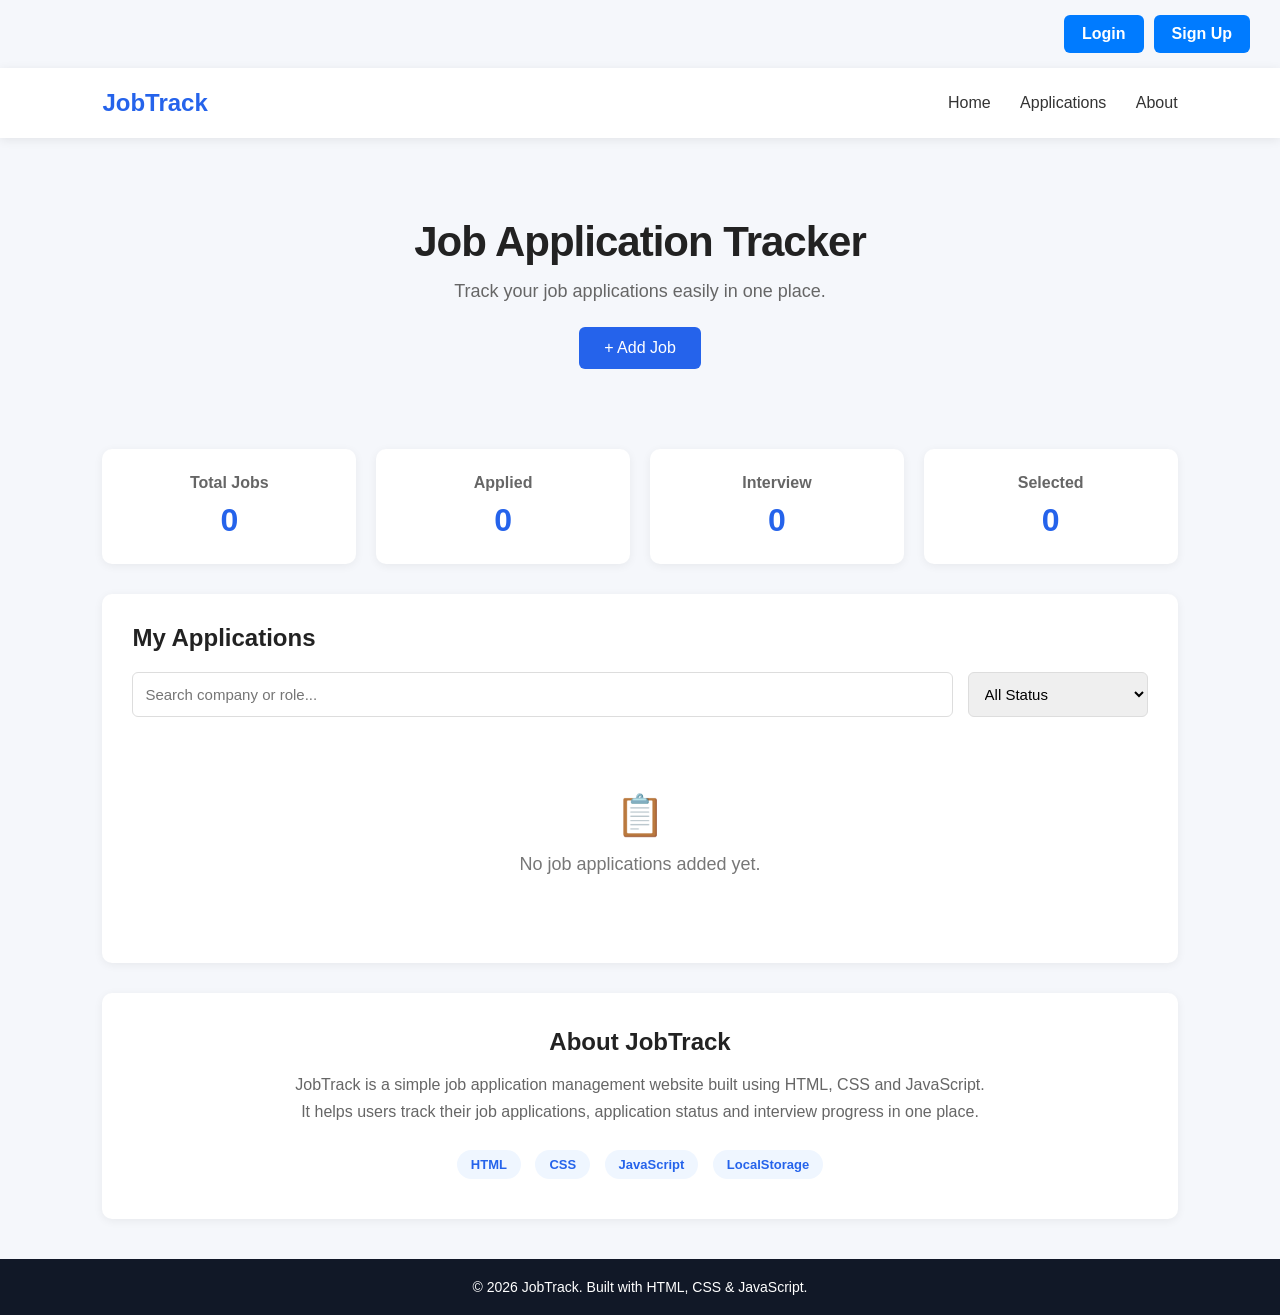
<file: index.html>
<!DOCTYPE html>
<html lang="en">
<head>
    <meta charset="UTF-8">
    <meta name="viewport" content="width=device-width, initial-scale=1.0">

    <title>Job Application Tracker</title>

    <link rel="stylesheet" href="style.css">
    <style>
        .auth-buttons button {
    padding: 10px 18px;
    border: none;
    border-radius: 6px;
    background: #dc3545;
    color: white;
    font-weight: bold;
    cursor: pointer;
}

.auth-buttons button:hover {
    background: #b02a37;
}
    .auth-buttons {
        display: flex;
        justify-content: flex-end;
        gap: 10px;
        padding: 15px 30px;
    }

    .auth-buttons a {
        text-decoration: none;
        padding: 10px 18px;
        border-radius: 6px;
        background: #007bff;
        color: white;
        font-weight: bold;
    }

    .auth-buttons a:hover {
        background: #0056b3;
    }
</style>
</head>

<body>
<div class="auth-buttons" id="authButtons">
    <a href="login.html">Login</a>
    <a href="signup.html">Sign Up</a>
</div>

    <nav>
        <h2>JobTrack</h2>

        <div>
           <a href="#home">Home</a>
           <a href="#applications">Applications</a>
           <a href="#about">About</a>
        </div>
    </nav>


    <main>

        <section class="hero" id="home">
            <h1>Job Application Tracker</h1>

            <p>
                Track your job applications easily in one place.
            </p>

            <button id="addJobBtn">+ Add Job</button>
            <div id="jobForm" class="job-form">

    <input type="text" id="company" placeholder="Company Name">
    <input type="text" id="role" placeholder="Job Role">
    <input type="date" id="date">
    <select id="status">
        <option value="Applied">Applied</option>
        <option value="Interview">Interview</option>
        <option value="Selected">Selected</option>
        <option value="Rejected">Rejected</option>
    </select>

    <button id="saveJobBtn">Save Job</button>

</div>
        </section>
<section class="dashboard">

    <div class="stat-card">
        <h3>Total Jobs</h3>
        <p id="totalJobs">0</p>
    </div>

    <div class="stat-card">
        <h3>Applied</h3>
        <p id="appliedJobs">0</p>
    </div>

    <div class="stat-card">
        <h3>Interview</h3>
        <p id="interviewJobs">0</p>
    </div>

    <div class="stat-card">
        <h3>Selected</h3>
        <p id="selectedJobs">0</p>
    </div>

</section>

        <section class="applications" id="applications">
       

            <h2>My Applications</h2>
            <div class="filters">

    <input
        type="text"
        id="searchInput"
        placeholder="Search company or role..."
    >

    <select id="filterStatus">
        <option value="All">All Status</option>
        <option value="Applied">Applied</option>
        <option value="Interview">Interview</option>
        <option value="Selected">Selected</option>
        <option value="Rejected">Rejected</option>
    </select>

</div>
     

            <div id="jobList">

                <div class="empty-message">
                    <p>No job applications added yet.</p>
                </div>

            </div>

        </section>
<section class="about" id="about">
    <h2>About JobTrack</h2>

    <p>
        JobTrack is a simple job application management website
        built using HTML, CSS and JavaScript.
        It helps users track their job applications,
        application status and interview progress in one place.
    </p>

    <div class="tech-stack">
        <span>HTML</span>
        <span>CSS</span>
        <span>JavaScript</span>
        <span>LocalStorage</span>
    </div>
</section>
    </main>


    <script src="script.js"></script>
    <footer>
    <p>© 2026 JobTrack. Built with HTML, CSS & JavaScript.</p>
</footer>
    <script>
    function updateAuthButtons() {
        const authButtons = document.getElementById("authButtons");
        const isLoggedIn = localStorage.getItem("isLoggedIn");

        if (isLoggedIn === "true") {

            const savedUser = JSON.parse(
                localStorage.getItem("currentUser")
            );

            authButtons.innerHTML = `
                <span style="padding: 10px 15px; font-weight: bold;">
                    Welcome, ${savedUser.name}!
                </span>

                <button onclick="logoutUser()">
                    Logout
                </button>
            `;
        }
    }

    function logoutUser() {
        localStorage.removeItem("isLoggedIn");
        localStorage.removeItem("currentUser");

        alert("Logged out successfully!");

        window.location.href = "login.html";
    }

    updateAuthButtons();
</script>
</body>
</html>
</file>
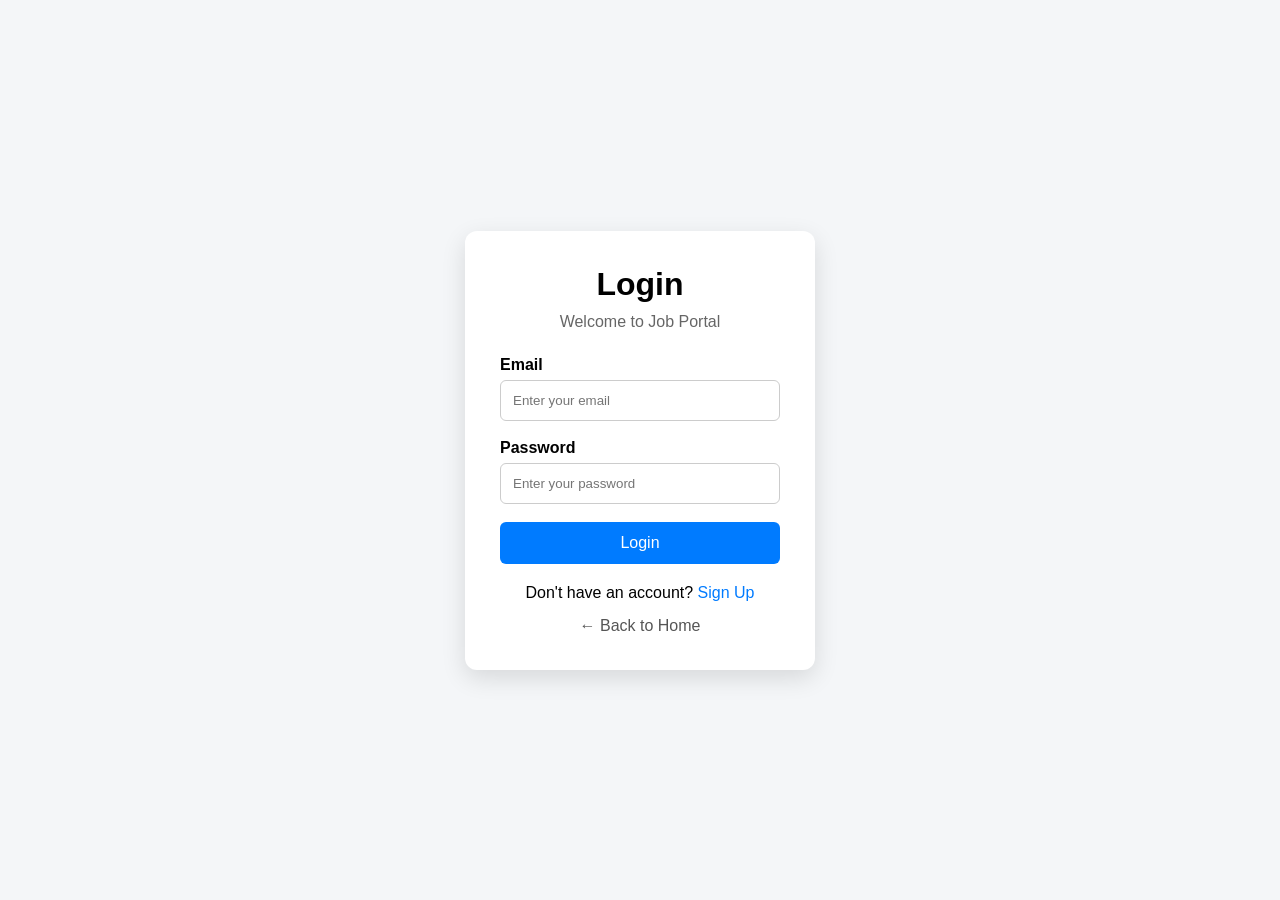
<file: login.html>
<!DOCTYPE html>
<html lang="en">
<head>
    <meta charset="UTF-8">
    <meta name="viewport" content="width=device-width, initial-scale=1.0">
    <title>Login - Job Portal</title>

    <style>
        * {
            margin: 0;
            padding: 0;
            box-sizing: border-box;
            font-family: Arial, sans-serif;
        }

        body {
            min-height: 100vh;
            display: flex;
            justify-content: center;
            align-items: center;
            background: #f4f6f8;
        }

        .login-box {
            width: 350px;
            background: white;
            padding: 35px;
            border-radius: 12px;
            box-shadow: 0 8px 25px rgba(0, 0, 0, 0.12);
        }

        .login-box h1 {
            text-align: center;
            margin-bottom: 10px;
        }

        .login-box p {
            text-align: center;
            color: #666;
            margin-bottom: 25px;
        }

        .login-box label {
            display: block;
            margin-bottom: 6px;
            font-weight: bold;
        }

        .login-box input {
            width: 100%;
            padding: 12px;
            margin-bottom: 18px;
            border: 1px solid #ccc;
            border-radius: 6px;
            outline: none;
        }

        .login-box input:focus {
            border-color: #007bff;
        }

        .login-btn {
            width: 100%;
            padding: 12px;
            border: none;
            border-radius: 6px;
            background: #007bff;
            color: white;
            font-size: 16px;
            cursor: pointer;
        }

        .login-btn:hover {
            background: #0056b3;
        }

        .signup-link {
            text-align: center;
            margin-top: 20px;
        }

        .signup-link a {
            color: #007bff;
            text-decoration: none;
        }

        .home-link {
            display: block;
            text-align: center;
            margin-top: 15px;
            color: #555;
            text-decoration: none;
        }
    </style>
</head>

<body>

    <div class="login-box">

        <h1>Login</h1>
        <p>Welcome to Job Portal</p>

        <form onsubmit="loginUser(event)">
            <label for="email">Email</label>
            <input 
                type="email" 
                id="email" 
                placeholder="Enter your email"
                required
            >

            <label for="password">Password</label>
            <input 
                type="password" 
                id="password" 
                placeholder="Enter your password"
                required
            >

            <button type="submit" class="login-btn">
                Login
            </button>
        </form>

        <div class="signup-link">
            Don't have an account?
            <a href="signup.html">Sign Up</a>
        </div>

        <a href="index.html" class="home-link">
            ← Back to Home
        </a>

    </div>
<script>
    function loginUser(event) {
        event.preventDefault();

        const email = document.getElementById("email").value;
        const password = document.getElementById("password").value;

        const users = JSON.parse(localStorage.getItem("users")) || [];

        const user = users.find(
            user => user.email === email && user.password === password
        );

        if (!user) {
            alert("Invalid email or password!");
            return;
        }

        localStorage.setItem("isLoggedIn", "true");
        localStorage.setItem("currentUser", JSON.stringify(user));

        alert("Login successful!");

        window.location.href = "index.html";
    }
</script>
</body>
</html>
</file>
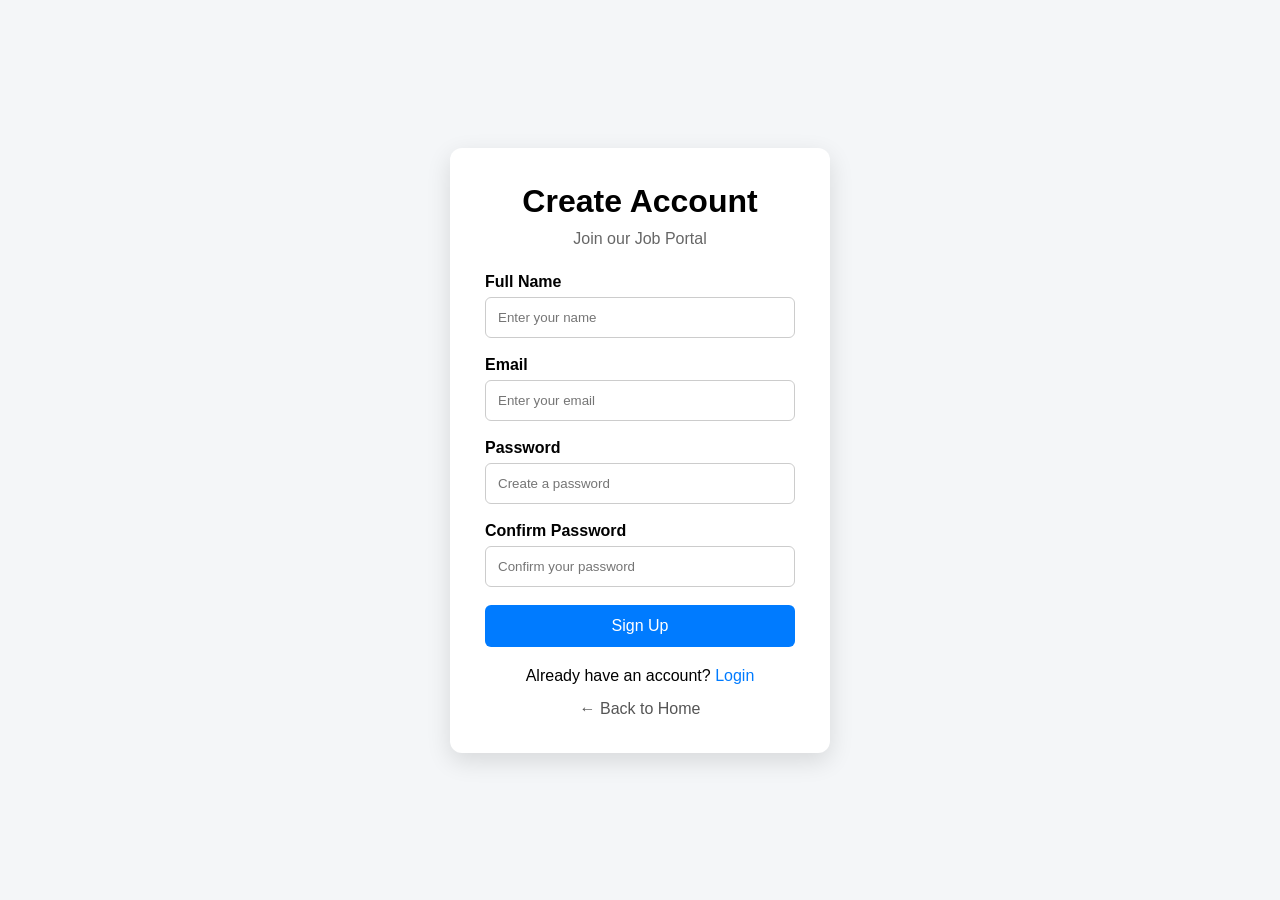
<file: signup.html>
<!DOCTYPE html>
<html lang="en">
<head>
    <meta charset="UTF-8">
    <meta name="viewport" content="width=device-width, initial-scale=1.0">
    <title>Sign Up - Job Portal</title>

    <style>
        * {
            margin: 0;
            padding: 0;
            box-sizing: border-box;
            font-family: Arial, sans-serif;
        }

        body {
            min-height: 100vh;
            display: flex;
            justify-content: center;
            align-items: center;
            background: #f4f6f8;
        }

        .signup-box {
            width: 380px;
            background: white;
            padding: 35px;
            border-radius: 12px;
            box-shadow: 0 8px 25px rgba(0, 0, 0, 0.12);
        }

        .signup-box h1 {
            text-align: center;
            margin-bottom: 10px;
        }

        .signup-box p {
            text-align: center;
            color: #666;
            margin-bottom: 25px;
        }

        label {
            display: block;
            margin-bottom: 6px;
            font-weight: bold;
        }

        input {
            width: 100%;
            padding: 12px;
            margin-bottom: 18px;
            border: 1px solid #ccc;
            border-radius: 6px;
            outline: none;
        }

        input:focus {
            border-color: #007bff;
        }

        .signup-btn {
            width: 100%;
            padding: 12px;
            border: none;
            border-radius: 6px;
            background: #007bff;
            color: white;
            font-size: 16px;
            cursor: pointer;
        }

        .signup-btn:hover {
            background: #0056b3;
        }

        .login-link {
            text-align: center;
            margin-top: 20px;
        }

        .login-link a {
            color: #007bff;
            text-decoration: none;
        }

        .home-link {
            display: block;
            text-align: center;
            margin-top: 15px;
            color: #555;
            text-decoration: none;
        }
    </style>
</head>

<body>

    <div class="signup-box">

        <h1>Create Account</h1>
        <p>Join our Job Portal</p>

        <form onsubmit="signupUser(event)">

            <label for="name">Full Name</label>
            <input
                type="text"
                id="name"
                placeholder="Enter your name"
                required
            >

            <label for="email">Email</label>
            <input
                type="email"
                id="email"
                placeholder="Enter your email"
                required
            >

            <label for="password">Password</label>
            <input
                type="password"
                id="password"
                placeholder="Create a password"
                required
            >

            <label for="confirmPassword">Confirm Password</label>
            <input
                type="password"
                id="confirmPassword"
                placeholder="Confirm your password"
                required
            >

            <button type="submit" class="signup-btn">
                Sign Up
            </button>

        </form>

        <div class="login-link">
            Already have an account?
            <a href="login.html">Login</a>
        </div>

        <a href="index.html" class="home-link">
            ← Back to Home
        </a>

    </div>

    <script>
    function signupUser(event) {
        event.preventDefault();

        const name = document.getElementById("name").value;
        const email = document.getElementById("email").value;
        const password = document.getElementById("password").value;
        const confirmPassword = document.getElementById("confirmPassword").value;

        if (password !== confirmPassword) {
            alert("Passwords do not match!");
            return;
        }

        const newUser = {
            name: name,
            email: email,
            password: password
        };

        let users = JSON.parse(localStorage.getItem("users")) || [];

        const existingUser = users.find(user => user.email === email);

        if (existingUser) {
            alert("This email is already registered!");
            return;
        }

        users.push(newUser);

        localStorage.setItem("users", JSON.stringify(users));

        alert("Account created successfully!");

        window.location.href = "login.html";
    }
</script>

</body>
</html>
</file>
<file: style.css>
html {
    scroll-behavior: smooth;
}
* 
{

    margin: 0;
    padding: 0;
    box-sizing: border-box;
}

body {
    font-family: Arial, sans-serif;
    background-color: #f5f7fb;
    color: #222;
}


/* Navbar */

nav {
    height: 70px;
    background-color: white;
    display: flex;
    justify-content: space-between;
    align-items: center;
    padding: 0 8%;
    box-shadow: 0 2px 10px rgba(0, 0, 0, 0.08);
}

nav h2 {
    color: #2563eb;
}

nav a {
    text-decoration: none;
    color: #333;
    margin-left: 25px;
}


/* Main */

main {
    width: 84%;
    margin: auto;
}


/* Hero */

.hero {
    text-align: center;
    padding: 80px 20px;
}

.hero h1 {
    font-size: 42px;
    margin-bottom: 15px;
}

.hero p {
    color: #666;
    font-size: 18px;
    margin-bottom: 25px;
}


/* Button */

button {
    border: none;
    background-color: #2563eb;
    color: white;
    padding: 12px 25px;
    border-radius: 6px;
    font-size: 16px;
    cursor: pointer;
}

button:hover {
    background-color: #1d4ed8;
}


/* Applications */

.applications {
    background-color: white;
    padding: 30px;
    border-radius: 10px;
    box-shadow: 0 2px 10px rgba(0, 0, 0, 0.06);
}

.applications h2 {
    margin-bottom: 20px;
}

.empty-message {
    text-align: center;
    padding: 40px;
    color: #777;
}
.job-form {
    display: none;
    max-width: 500px;
    margin: 30px auto 0;
    padding: 25px;
    background-color: white;
    border-radius: 10px;
    box-shadow: 0 2px 10px rgba(0, 0, 0, 0.1);
}

.job-form input,
.job-form select {
    width: 100%;
    padding: 12px;
    margin-bottom: 15px;
    border: 1px solid #ddd;
    border-radius: 6px;
    font-size: 15px;
}
.job-card {
    padding: 20px;
    margin-bottom: 15px;
    border: 1px solid #ddd;
    border-radius: 8px;
    background-color: #f9fafb;
}

.job-card h3 {
    margin-bottom: 8px;
}

.job-card p {
    color: #666;
    margin-bottom: 10px;
}

.job-card span {
    display: inline-block;
    padding: 5px 12px;
    background-color: #dbeafe;
    color: #1d4ed8;
    border-radius: 20px;
    font-size: 13px;
}
.job-card span {
    display: inline-block;
    padding: 6px 14px;
    border-radius: 20px;
    font-size: 13px;
    font-weight: bold;
}

.job-card span {
    background-color: #dbeafe;
    color: #1d4ed8;
}
.job-actions {
    margin-top: 15px;
}

.edit-btn {
    background-color: #f59e0b;
    margin-right: 8px;
}

.edit-btn:hover {
    background-color: #d97706;
}

.delete-btn {
    background-color: #dc2626;
}

.delete-btn:hover {
    background-color: #b91c1c;
}
.filters {
    display: flex;
    gap: 15px;
    margin-bottom: 25px;
}

.filters input,
.filters select {
    padding: 12px;
    border: 1px solid #ddd;
    border-radius: 6px;
    font-size: 15px;
}

.filters input {
    flex: 1;
}

.filters select {
    width: 180px;
}
.dashboard {
    display: grid;
    grid-template-columns: repeat(4, 1fr);
    gap: 20px;
    margin-bottom: 30px;
}

.stat-card {
    background-color: white;
    padding: 25px;
    border-radius: 10px;
    text-align: center;
    box-shadow: 0 2px 10px rgba(0, 0, 0, 0.06);
}

.stat-card h3 {
    color: #666;
    font-size: 16px;
    margin-bottom: 10px;
}

.stat-card p {
    color: #2563eb;
    font-size: 32px;
    font-weight: bold;
}
@media (max-width: 768px) {

    nav {
        padding: 0 5%;
    }

    nav h2 {
        font-size: 20px;
    }

    nav a {
        margin-left: 10px;
        font-size: 14px;
    }


    main {
        width: 92%;
    }


    .hero {
        padding: 50px 10px;
    }

    .hero h1 {
        font-size: 30px;
    }

    .hero p {
        font-size: 16px;
    }


    .dashboard {
        grid-template-columns: repeat(2, 1fr);
        gap: 12px;
    }


    .stat-card {
        padding: 18px 10px;
    }

    .stat-card p {
        font-size: 26px;
    }


    .filters {
        flex-direction: column;
    }

    .filters select {
        width: 100%;
    }


    .applications {
        padding: 20px;
    }

}
.empty-message {
    text-align: center;
    padding: 50px 20px;
    color: #777;
}

.empty-message p {
    font-size: 18px;
    margin-bottom: 8px;
}

.empty-message::before {
    content: "📋";
    display: block;
    font-size: 40px;
    margin-bottom: 15px;
}
.job-card {
    transition: transform 0.2s ease, box-shadow 0.2s ease;
}

.job-card:hover {
    transform: translateY(-3px);
    box-shadow: 0 6px 18px rgba(0, 0, 0, 0.08);
}
nav {
    position: sticky;
    top: 0;
    z-index: 100;
}

.hero h1 {
    font-weight: 700;
    letter-spacing: -1px;
}

.hero p {
    max-width: 600px;
    margin-left: auto;
    margin-right: auto;
}

.hero button {
    transition: 0.2s ease;
}

.hero button:hover {
    transform: translateY(-2px);
    box-shadow: 0 5px 12px rgba(37, 99, 235, 0.25);
}
.status-applied {
    background-color: #dbeafe !important;
    color: #1d4ed8 !important;
}

.status-interview {
    background-color: #fef3c7 !important;
    color: #b45309 !important;
}

.status-selected {
    background-color: #dcfce7 !important;
    color: #15803d !important;
}

.status-rejected {
    background-color: #fee2e2 !important;
    color: #dc2626 !important;
}
.status-badge {
    display: inline-block;
    padding: 6px 14px;
    border-radius: 20px;
    font-size: 13px;
    font-weight: bold;
}

.status-badge.applied {
    background-color: #dbeafe;
    color: #1d4ed8;
}

.status-badge.interview {
    background-color: #fef3c7;
    color: #b45309;
}

.status-badge.selected {
    background-color: #dcfce7;
    color: #15803d;
}

.status-badge.rejected {
    background-color: #fee2e2;
    color: #dc2626;
}
.about {
    background-color: white;
    padding: 35px;
    margin-top: 30px;
    margin-bottom: 40px;
    border-radius: 10px;
    text-align: center;
    box-shadow: 0 2px 10px rgba(0, 0, 0, 0.06);
}

.about h2 {
    margin-bottom: 15px;
}

.about p {
    max-width: 700px;
    margin: auto;
    line-height: 1.7;
    color: #666;
}

.tech-stack {
    margin-top: 20px;
}

.tech-stack span {
    display: inline-block;
    background-color: #eff6ff;
    color: #2563eb;
    padding: 7px 14px;
    margin: 5px;
    border-radius: 20px;
    font-size: 13px;
    font-weight: bold;
}
footer {
    background-color: #111827;
    color: white;
    text-align: center;
    padding: 20px;
    margin-top: 40px;
}

footer p {
    font-size: 14px;
}
</file>
